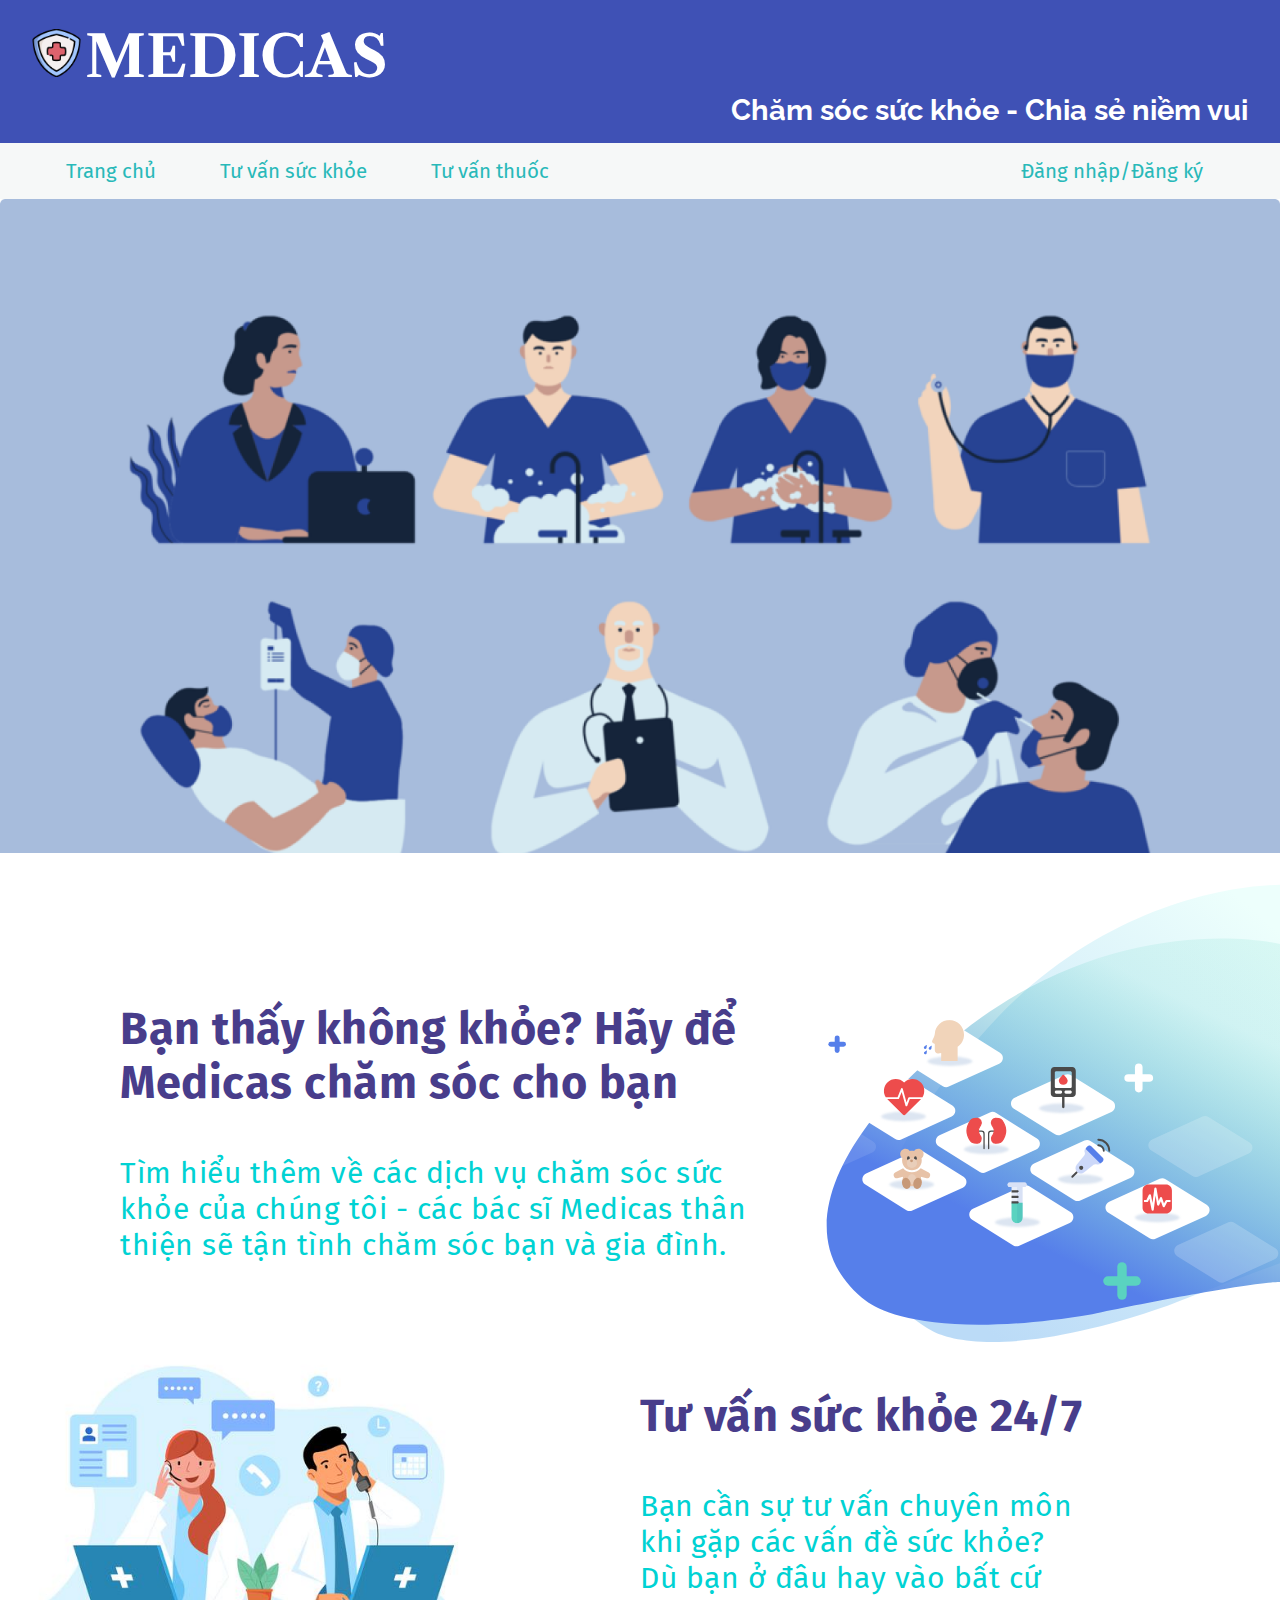
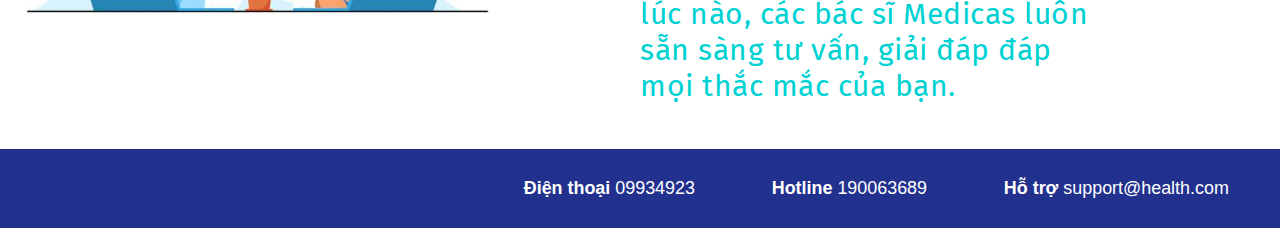
<file: index.html>
<!DOCTYPE html>
<html lang="en">
<head>
    <meta charset="UTF-8">
    <meta http-equiv="X-UA-Compatible" content="IE=edge">
    <meta name="viewport" content="width=device-width, initial-scale=1.0">
    <title>Trang chủ</title>
    <link rel="stylesheet" href="css/main.css">
</head>
<body>
    <div class="header">
        <div class="container">
            <img class="icon" src="image/health.png" alt="logo">
            <a class="logo" href="#">MEDICAS </a>
            <h1 class="slogan">Chăm sóc sức khỏe - Chia sẻ niềm vui</h1>
        </div>
            <nav>
               <ul class="menu">
                   <li class="current"><a href="#">Trang chủ</a></li>
                   <li><a href="advisor.html">Tư vấn sức khỏe</a></li>
                   <li><a href="#">Tư vấn thuốc</a></li>
               </ul>
               <ul class="login">
                    <li><a href="login.html">Đăng nhập/Đăng ký</a></li>
               </ul>
            </nav>
    </div>
    <div class="slide">
        <img src="image/main.png" alt="">
    </div>
    <div class="description1">
        <div class="block1">
            <div class="part1">
                <p class="header-text1">Bạn thấy không khỏe? Hãy để Medicas chăm sóc cho bạn</p>
                <p>Tìm hiểu thêm về các dịch vụ chăm sóc sức khỏe của chúng tôi - các bác sĩ Medicas thân thiện sẽ tận tình chăm sóc bạn và gia đình.</p>
            </div> 
            <img src="/image/not-feeling-well.svg" alt="">   
        </div>      
    </div>

    <div class="description2">
        <div class="block2">
            <div class="img2"><img src="image/call doctor.jpg" alt=""> </div>
            <div class="part2">  
                <p class="header-text2">Tư vấn sức khỏe 24/7 </p>
                <p> Bạn cần sự tư vấn chuyên môn khi gặp các vấn đề sức khỏe? Dù bạn ở đâu hay vào bất cứ lúc nào, các bác sĩ Medicas luôn sẵn sàng tư vấn, giải đáp đáp mọi thắc mắc của bạn.</p>
            </div> 
            
        </div>      
    </div>
    <footer>
        <div class="contact">
           <ul class="cont">
            <li> <span>Điện thoại</span> 09934923</li>
            <li> <span>Hotline</span> 190063689</li>
            <li> <span>Hỗ trợ</span> support@health.com</li>
           </ul>
        </div>  
    </footer>
</body>
</html>
</file>
<file: css/main.css>
@import url('https://fonts.googleapis.com/css2?family=Libre+Caslon+Text:wght@700&display=swap');
@import url('https://fonts.googleapis.com/css2?family=Raleway:ital,wght@1,300&display=swap');
@import url('https://fonts.googleapis.com/css2?family=Fira+Sans:wght@500&display=swap');

body{
    margin: 0;
    font-family: Arial;
}

.container{
    background: #3f51b5;
    padding: 1em 2em ;
}

.header{
    background: rgb(246, 248, 248);
}

.logo{
    padding: 0;
    text-decoration: none;
    font-weight: bold;
    color: white;
    font-size: 4.5vw;
    margin: 0;
    font-family: 'Libre Caslon Text';

}

.slogan{
    text-align:right;
    font-size:2.3vw;
    font-family: 'Raleway';
    padding: 0;
    margin: 0;
    color: white;

}
img{
    margin-top: 1vw;
    width: 3.8vw;
    padding-left:0em ;
}

nav{
    color: white;
    display: grid;
    grid-template-columns:60vw auto;
    justify-content: unset;

}
.menu{
    margin-left: 1vw;
    padding-right: 2vw;
    display: flex;
    list-style-type: none;
    height: auto;
    width: 100%;
    
}
.login{
    padding-right: 2vw ;
    text-align: right;
}
a{
    text-decoration: none;
    font-size: 1.6vw;
    color: #28b9b9;
    background-color: transparent;
    margin: 1vw;
    padding-right: 3vw;
    font-family: 'Fira Sans';
    font-weight:normal;
}
.slide img{
    margin: 0;
    padding: auto;
    object-fit:cover;
    width: 100%;
    height: 100%;
}
.block1 img{
    background-repeat:no-repeat;
    background-size: 30%;
    margin-top: 20px;
    width: 40%;
    height: 40%;
    float:right;
    
}
.block1 .part1{
    font-family: Fira sans;
    font-size: 30px;
    color:#00d2d3;
    padding-left: 120px;
    padding-top: 100px;
    width: 50%;
    float: left; 
    letter-spacing: 0.5px; 
    
}
.block1 .part1 .header-text1{
    color: #483D8B;
    font-size: 45px;
    font-weight: bolder;
    
}


.block2 img{
    background-repeat:no-repeat;
    background-size: 30%;
    margin-top: 20px;
    width: 40%;
    height: 40%;
    float: left;
   
    
}
.block2 .part2 {
    position: absolute;
    font-family: Fira sans;
    font-size: 30px;
    color:#00d2d3;
    width: 50%;
    top: 105vw;
    width: 35vw;
    right: 15vw;
    letter-spacing: 0.5px;

} 
    
.block2 .part2 .header-text2{
    color: #483D8B;
    font-size: 45px;
    font-weight: bolder;
    
    
}




ul{
    list-style-type: none;
}
.contact{
    background: #21318d;
    width: 100%;
    color: white;
    padding: 1vw 1vw;
    margin-top: 100px;
    float: right;
}
.cont{
    display: flex;
    text-align: right;
    float: right;
}
span{
    font-weight: bold;
}
.cont li{
    font-size: 1.4vw;
    padding: 0vw 3vw;
}
</file>
